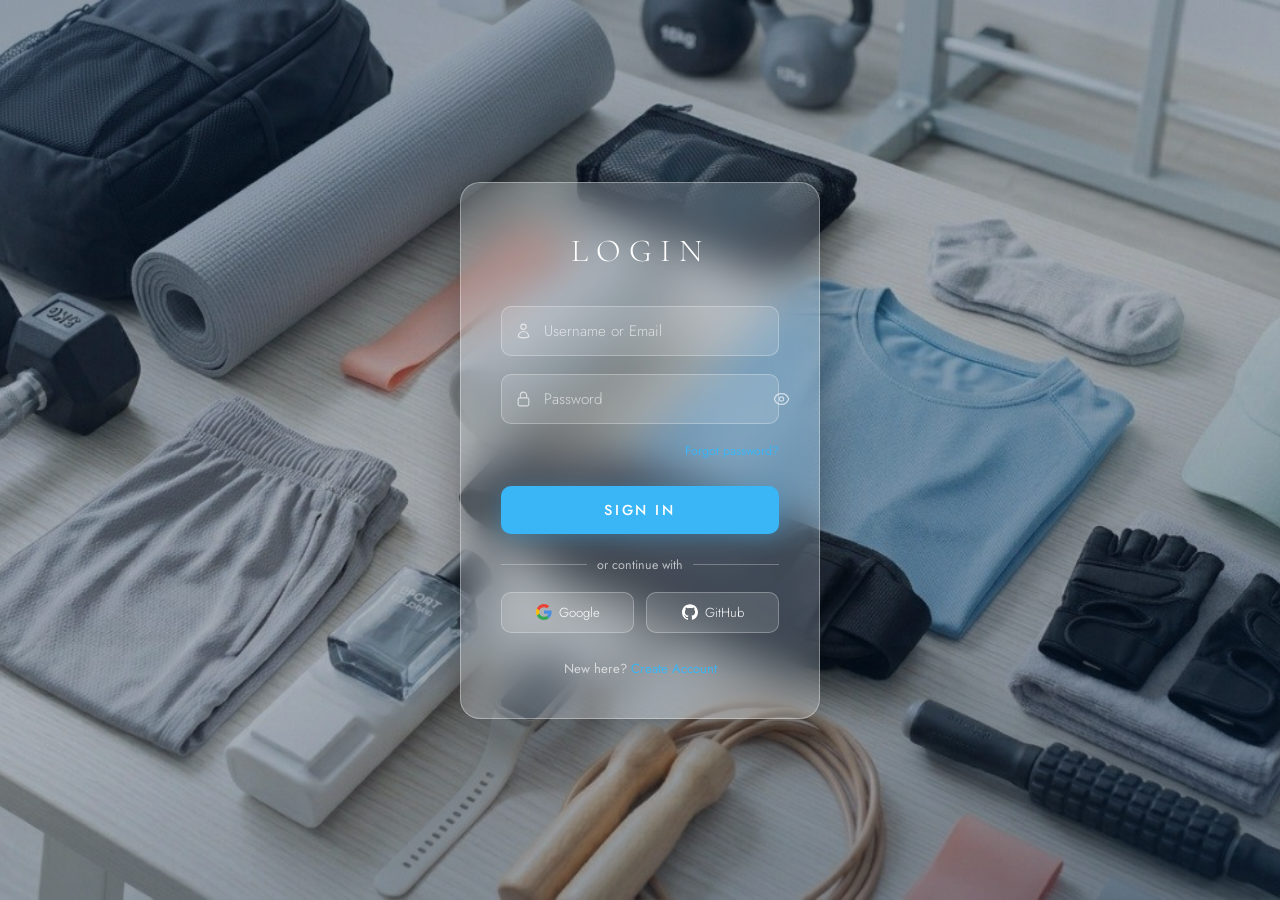
<file: site/login.html>
<!DOCTYPE html>
<html lang="ro">
<head>
  <meta charset="UTF-8" />
  <meta name="viewport" content="width=device-width, initial-scale=1.0" />
  <title>Login</title>
  <link href="https://fonts.googleapis.com/css2?family=Cormorant+Garamond:wght@300;400;600&family=Jost:wght@300;400;500&display=swap" rel="stylesheet" />
  <link rel="stylesheet" href="login.css" />
</head>
<body>

  <div class="bg"></div>


  <div class="leaves" id="leaves"></div>

  <div class="card">
    <h1 class="card-title">Login</h1>

    <div class="input-group">
      <input type="text" id="username" placeholder="Username or Email" autocomplete="username" />
      <svg xmlns="http://www.w3.org/2000/svg" fill="none" viewBox="0 0 24 24" stroke="currentColor" stroke-width="1.6">
        <path stroke-linecap="round" stroke-linejoin="round" d="M15.75 6a3.75 3.75 0 1 1-7.5 0 3.75 3.75 0 0 1 7.5 0ZM4.501 20.118a7.5 7.5 0 0 1 14.998 0A17.933 17.933 0 0 1 12 21.75c-2.676 0-5.216-.584-7.499-1.632Z"/>
      </svg>
    </div>

    <div class="input-group">
      <input type="password" id="password" placeholder="Password" autocomplete="current-password" />
      <svg xmlns="http://www.w3.org/2000/svg" fill="none" viewBox="0 0 24 24" stroke="currentColor" stroke-width="1.6">
        <path stroke-linecap="round" stroke-linejoin="round" d="M16.5 10.5V6.75a4.5 4.5 0 1 0-9 0v3.75m-.75 11.25h10.5a2.25 2.25 0 0 0 2.25-2.25v-6.75a2.25 2.25 0 0 0-2.25-2.25H6.75a2.25 2.25 0 0 0-2.25 2.25v6.75a2.25 2.25 0 0 0 2.25 2.25Z"/>
      </svg>
      <button class="eye-btn" id="eyeBtn" aria-label="Toggle password">
        <svg id="eyeIcon" xmlns="http://www.w3.org/2000/svg" fill="none" viewBox="0 0 24 24" stroke="currentColor" stroke-width="1.6" width="17" height="17">
          <path stroke-linecap="round" stroke-linejoin="round" d="M2.036 12.322a1.012 1.012 0 0 1 0-.639C3.423 7.51 7.36 4.5 12 4.5c4.638 0 8.573 3.007 9.963 7.178.07.207.07.431 0 .639C20.577 16.49 16.64 19.5 12 19.5c-4.638 0-8.573-3.007-9.963-7.178Z"/>
          <path stroke-linecap="round" stroke-linejoin="round" d="M15 12a3 3 0 1 1-6 0 3 3 0 0 1 6 0Z"/>
        </svg>
      </button>
    </div>

    <a href="#" class="forgot">Forgot password?</a>

    <button class="btn-signin" id="signInBtn">
      <span class="btn-text">Sign In</span>
      <span class="spinner"></span>
    </button>

    <div class="divider">or continue with</div>

    <div class="social-row">
      <button class="social-btn">
        <svg viewBox="0 0 24 24" xmlns="http://www.w3.org/2000/svg">
          <path fill="#EA4335" d="M5.266 9.765A7.077 7.077 0 0 1 12 4.909c1.69 0 3.218.6 4.418 1.582L19.91 3C17.782 1.145 15.055 0 12 0 7.27 0 3.198 2.698 1.24 6.65l4.026 3.115Z"/>
          <path fill="#34A853" d="M16.04 18.013c-1.09.703-2.474 1.078-4.04 1.078a7.077 7.077 0 0 1-6.723-4.823l-4.04 3.067A11.965 11.965 0 0 0 12 24c2.933 0 5.735-1.043 7.834-3l-3.793-2.987Z"/>
          <path fill="#4A90E2" d="M19.834 21c2.195-2.048 3.62-5.096 3.62-9 0-.71-.109-1.473-.272-2.182H12v4.637h6.436c-.317 1.559-1.17 2.766-2.395 3.558L19.834 21Z"/>
          <path fill="#FBBC05" d="M5.277 14.268A7.12 7.12 0 0 1 4.909 12c0-.782.125-1.533.357-2.235L1.24 6.65A11.934 11.934 0 0 0 0 12c0 1.92.445 3.73 1.237 5.335l4.04-3.067Z"/>
        </svg>
        Google
      </button>
      <button class="social-btn">
        <svg viewBox="0 0 24 24" xmlns="http://www.w3.org/2000/svg" fill="currentColor">
          <path d="M12 .297c-6.63 0-12 5.373-12 12 0 5.303 3.438 9.8 8.205 11.385.6.113.82-.258.82-.577 0-.285-.01-1.04-.015-2.04-3.338.724-4.042-1.61-4.042-1.61C4.422 18.07 3.633 17.7 3.633 17.7c-1.087-.744.084-.729.084-.729 1.205.084 1.838 1.236 1.838 1.236 1.07 1.835 2.809 1.305 3.495.998.108-.776.417-1.305.76-1.605-2.665-.3-5.466-1.332-5.466-5.93 0-1.31.465-2.38 1.235-3.22-.135-.303-.54-1.523.105-3.176 0 0 1.005-.322 3.3 1.23.96-.267 1.98-.399 3-.405 1.02.006 2.04.138 3 .405 2.28-1.552 3.285-1.23 3.285-1.23.645 1.653.24 2.873.12 3.176.765.84 1.23 1.91 1.23 3.22 0 4.61-2.805 5.625-5.475 5.92.42.36.81 1.096.81 2.22 0 1.606-.015 2.896-.015 3.286 0 .315.21.69.825.57C20.565 22.092 24 17.592 24 12.297c0-6.627-5.373-12-12-12"/>
        </svg>
        GitHub
      </button>
    </div>

    <p class="footer-link">New here? <a href="#">Create Account</a></p>
  </div>

  <div class="toast" id="toast"></div>

  <script src="log-in.js"></script>
</body>
</html>
</file>
<file: site/login.css>
*, *::before, *::after { box-sizing: border-box; margin: 0; padding: 0; }

:root {
  --glass: rgba(255,255,255,0.18);
  --glass-border: rgba(255,255,255,0.35);
  --accent: #3ab5f5;
  --accent-dark: #1a96d8;
  --text: #fff;
  --text-muted: rgba(255,255,255,0.65);
  --input-bg: rgba(255,255,255,0.12);
  --input-border: rgba(255,255,255,0.28);
  --shadow: 0 8px 48px rgba(0,0,0,0.35);
}

html, body {
  height: 100%;
  font-family: 'Jost', sans-serif;
}

body {
  display: flex;
  align-items: center;
  justify-content: center;
  min-height: 100vh;
  overflow: hidden;
  background: #0a1628;
}

/* Background image with overlay */
.bg {
  position: fixed;
  inset: 0;
  background: url('../assets/img/IMG_5611.JPG') center/cover no-repeat;
  z-index: 0;
}
.bg::after {
  content: '';
  position: absolute;
  inset: 0;
  background: linear-gradient(160deg, rgba(5,30,60,0.45) 0%, rgba(10,22,40,0.3) 50%, rgba(5,30,60,0.5) 100%);
}

/* Falling leaves */
.leaves {
  position: fixed;
  inset: 0;
  pointer-events: none;
  z-index: 1;
  overflow: hidden;
}
.leaf {
  position: absolute;
  top: -60px;
  font-size: 1.6rem;
  animation: fall linear infinite;
  opacity: 0.85;
  filter: drop-shadow(0 2px 6px rgba(0,0,0,0.3));
}
@keyframes fall {
  0%   { transform: translateY(0) rotate(0deg) translateX(0); opacity: 0; }
  10%  { opacity: 0.85; }
  90%  { opacity: 0.6; }
  100% { transform: translateY(110vh) rotate(360deg) translateX(60px); opacity: 0; }
}

/* Card */
.card {
  position: relative;
  z-index: 10;
  width: min(360px, 90vw);
  padding: 48px 40px 40px;
  background: var(--glass);
  backdrop-filter: blur(22px) saturate(1.4);
  -webkit-backdrop-filter: blur(22px) saturate(1.4);
  border: 1px solid var(--glass-border);
  border-radius: 20px;
  box-shadow: var(--shadow);
  animation: fadeUp 0.8s cubic-bezier(.22,.68,0,1.2) both;
}
@keyframes fadeUp {
  from { opacity: 0; transform: translateY(40px) scale(0.97); }
  to   { opacity: 1; transform: translateY(0) scale(1); }
}

.card-title {
  font-family: 'Cormorant Garamond', serif;
  font-size: 2rem;
  font-weight: 300;
  letter-spacing: 0.25em;
  text-align: center;
  color: var(--text);
  text-transform: uppercase;
  margin-bottom: 36px;
}

.input-group {
  position: relative;
  margin-bottom: 18px;
}
.input-group svg {
  position: absolute;
  left: 14px;
  top: 50%;
  transform: translateY(-50%);
  width: 17px;
  height: 17px;
  color: var(--text-muted);
  pointer-events: none;
  transition: color 0.2s;
}
.input-group input {
  width: 100%;
  padding: 13px 14px 13px 42px;
  background: var(--input-bg);
  border: 1px solid var(--input-border);
  border-radius: 10px;
  color: var(--text);
  font-family: 'Jost', sans-serif;
  font-size: 0.95rem;
  font-weight: 300;
  outline: none;
  transition: border-color 0.25s, background 0.25s, box-shadow 0.25s;
}
.input-group input::placeholder { color: var(--text-muted); }
.input-group input:focus {
  border-color: var(--accent);
  background: rgba(255,255,255,0.18);
  box-shadow: 0 0 0 3px rgba(58,181,245,0.18);
}
.input-group input:focus + svg,
.input-group:focus-within svg { color: var(--accent); }

/* Eye toggle */
.eye-btn {
  position: absolute;
  right: 12px;
  top: 50%;
  transform: translateY(-50%);
  background: none;
  border: none;
  cursor: pointer;
  color: var(--text-muted);
  padding: 4px;
  display: flex;
  align-items: center;
  transition: color 0.2s;
}
.eye-btn:hover { color: var(--text); }

.forgot {
  display: block;
  text-align: right;
  font-size: 0.78rem;
  color: var(--accent);
  text-decoration: none;
  margin-top: 4px;
  margin-bottom: 26px;
  transition: opacity 0.2s;
}
.forgot:hover { opacity: 0.75; }

.btn-signin {
  width: 100%;
  padding: 14px;
  background: var(--accent);
  border: none;
  border-radius: 10px;
  color: #fff;
  font-family: 'Jost', sans-serif;
  font-size: 0.9rem;
  font-weight: 500;
  letter-spacing: 0.18em;
  text-transform: uppercase;
  cursor: pointer;
  transition: background 0.2s, transform 0.15s, box-shadow 0.2s;
  box-shadow: 0 4px 20px rgba(58,181,245,0.35);
}
.btn-signin:hover {
  background: var(--accent-dark);
  box-shadow: 0 6px 28px rgba(58,181,245,0.5);
}
.btn-signin:active { transform: scale(0.98); }

/* Loading spinner inside button */
.btn-signin .spinner {
  display: none;
  width: 18px;
  height: 18px;
  border: 2px solid rgba(255,255,255,0.4);
  border-top-color: #fff;
  border-radius: 50%;
  animation: spin 0.7s linear infinite;
  margin: 0 auto;
}
@keyframes spin { to { transform: rotate(360deg); } }
.btn-signin.loading .btn-text { display: none; }
.btn-signin.loading .spinner { display: block; }

.divider {
  display: flex;
  align-items: center;
  gap: 10px;
  margin: 22px 0 18px;
  color: var(--text-muted);
  font-size: 0.78rem;
}
.divider::before, .divider::after {
  content: '';
  flex: 1;
  height: 1px;
  background: var(--input-border);
}

.social-row {
  display: flex;
  gap: 12px;
}
.social-btn {
  flex: 1;
  padding: 10px;
  border: 1px solid var(--input-border);
  border-radius: 10px;
  background: var(--input-bg);
  color: var(--text);
  font-family: 'Jost', sans-serif;
  font-size: 0.82rem;
  font-weight: 300;
  cursor: pointer;
  display: flex;
  align-items: center;
  justify-content: center;
  gap: 7px;
  transition: background 0.2s, border-color 0.2s;
}
.social-btn:hover { background: rgba(255,255,255,0.2); border-color: rgba(255,255,255,0.5); }
.social-btn svg { width: 16px; height: 16px; }

.footer-link {
  margin-top: 26px;
  text-align: center;
  font-size: 0.82rem;
  color: var(--text-muted);
}
.footer-link a {
  color: var(--accent);
  text-decoration: none;
  transition: opacity 0.2s;
}
.footer-link a:hover { opacity: 0.75; }

/* Toast */
.toast {
  position: fixed;
  bottom: 32px;
  left: 50%;
  transform: translateX(-50%) translateY(20px);
  background: rgba(30,30,30,0.9);
  backdrop-filter: blur(10px);
  color: #fff;
  padding: 12px 24px;
  border-radius: 50px;
  font-size: 0.85rem;
  font-family: 'Jost', sans-serif;
  white-space: nowrap;
  opacity: 0;
  pointer-events: none;
  transition: opacity 0.3s, transform 0.3s;
  z-index: 100;
}
.toast.show {
  opacity: 1;
  transform: translateX(-50%) translateY(0);
}
.toast.error { border-left: 3px solid #f55; }
.toast.success { border-left: 3px solid #3af57a; }
</file>
